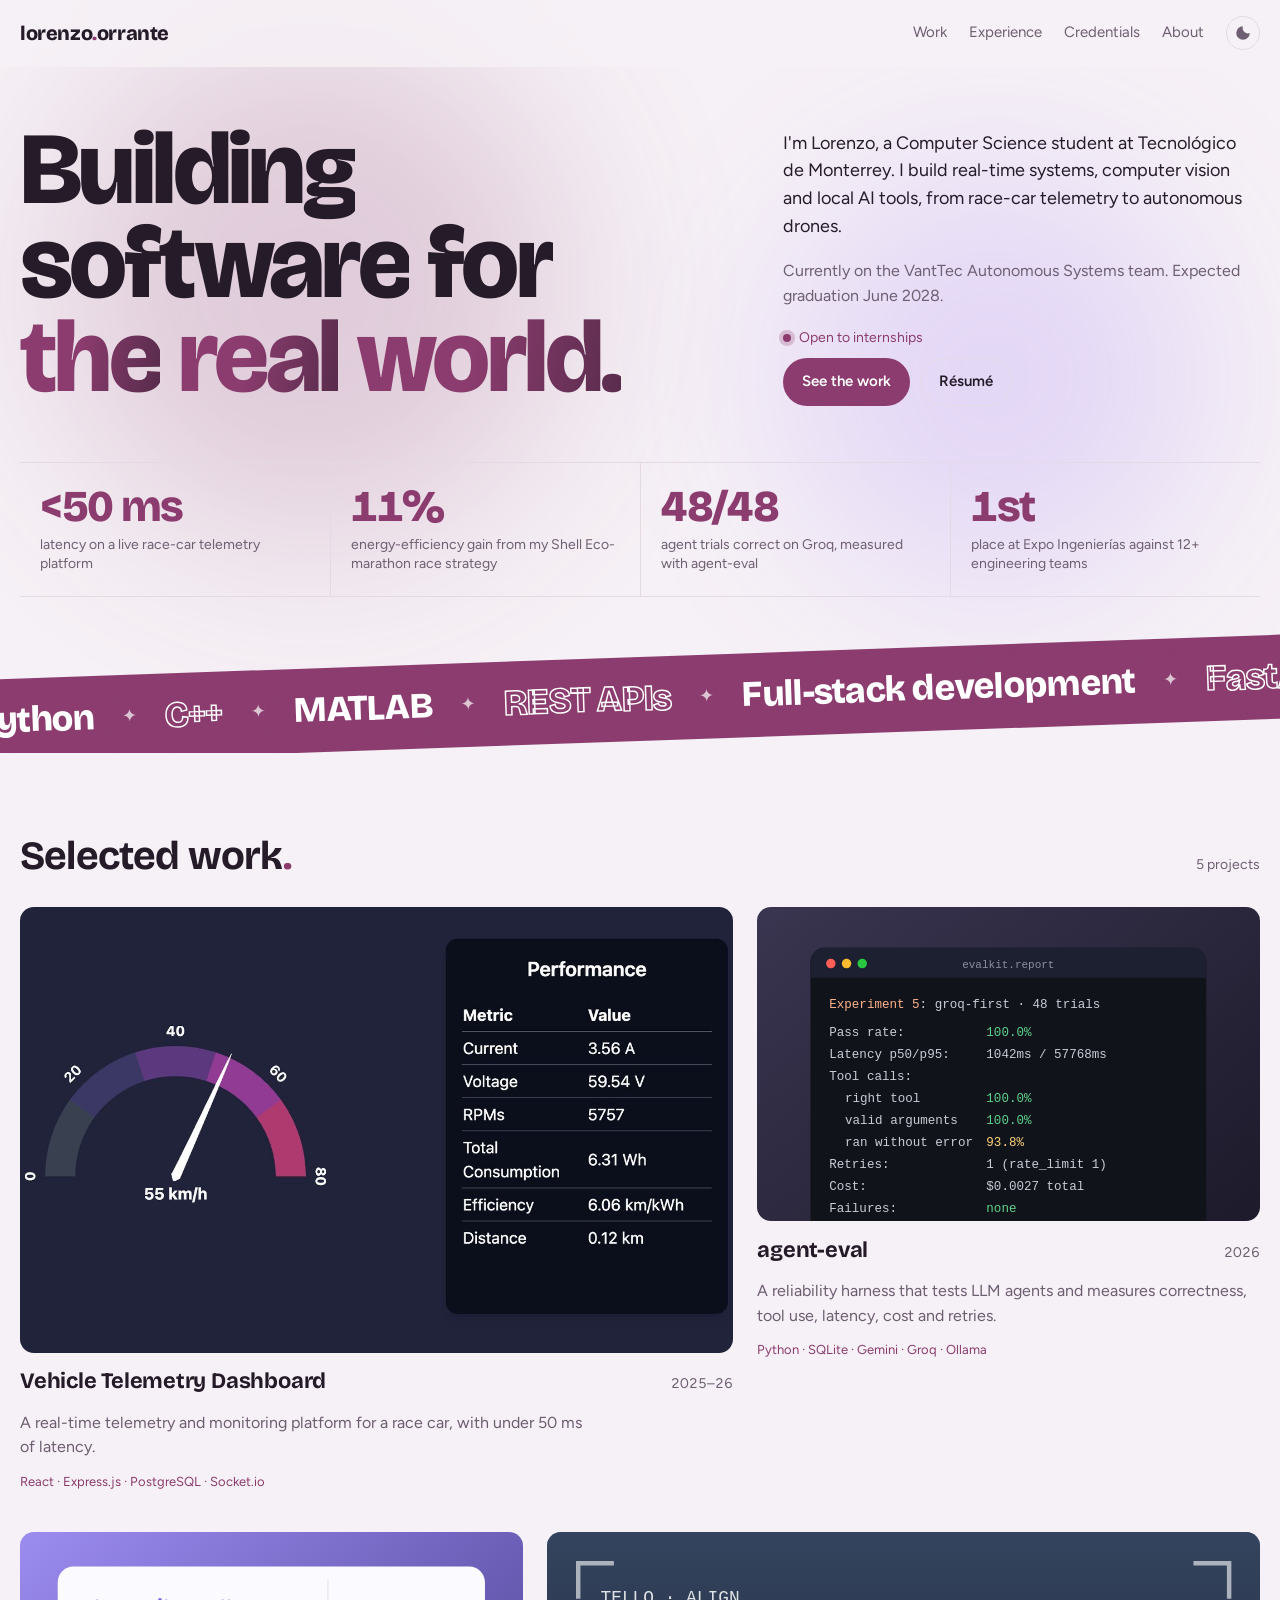
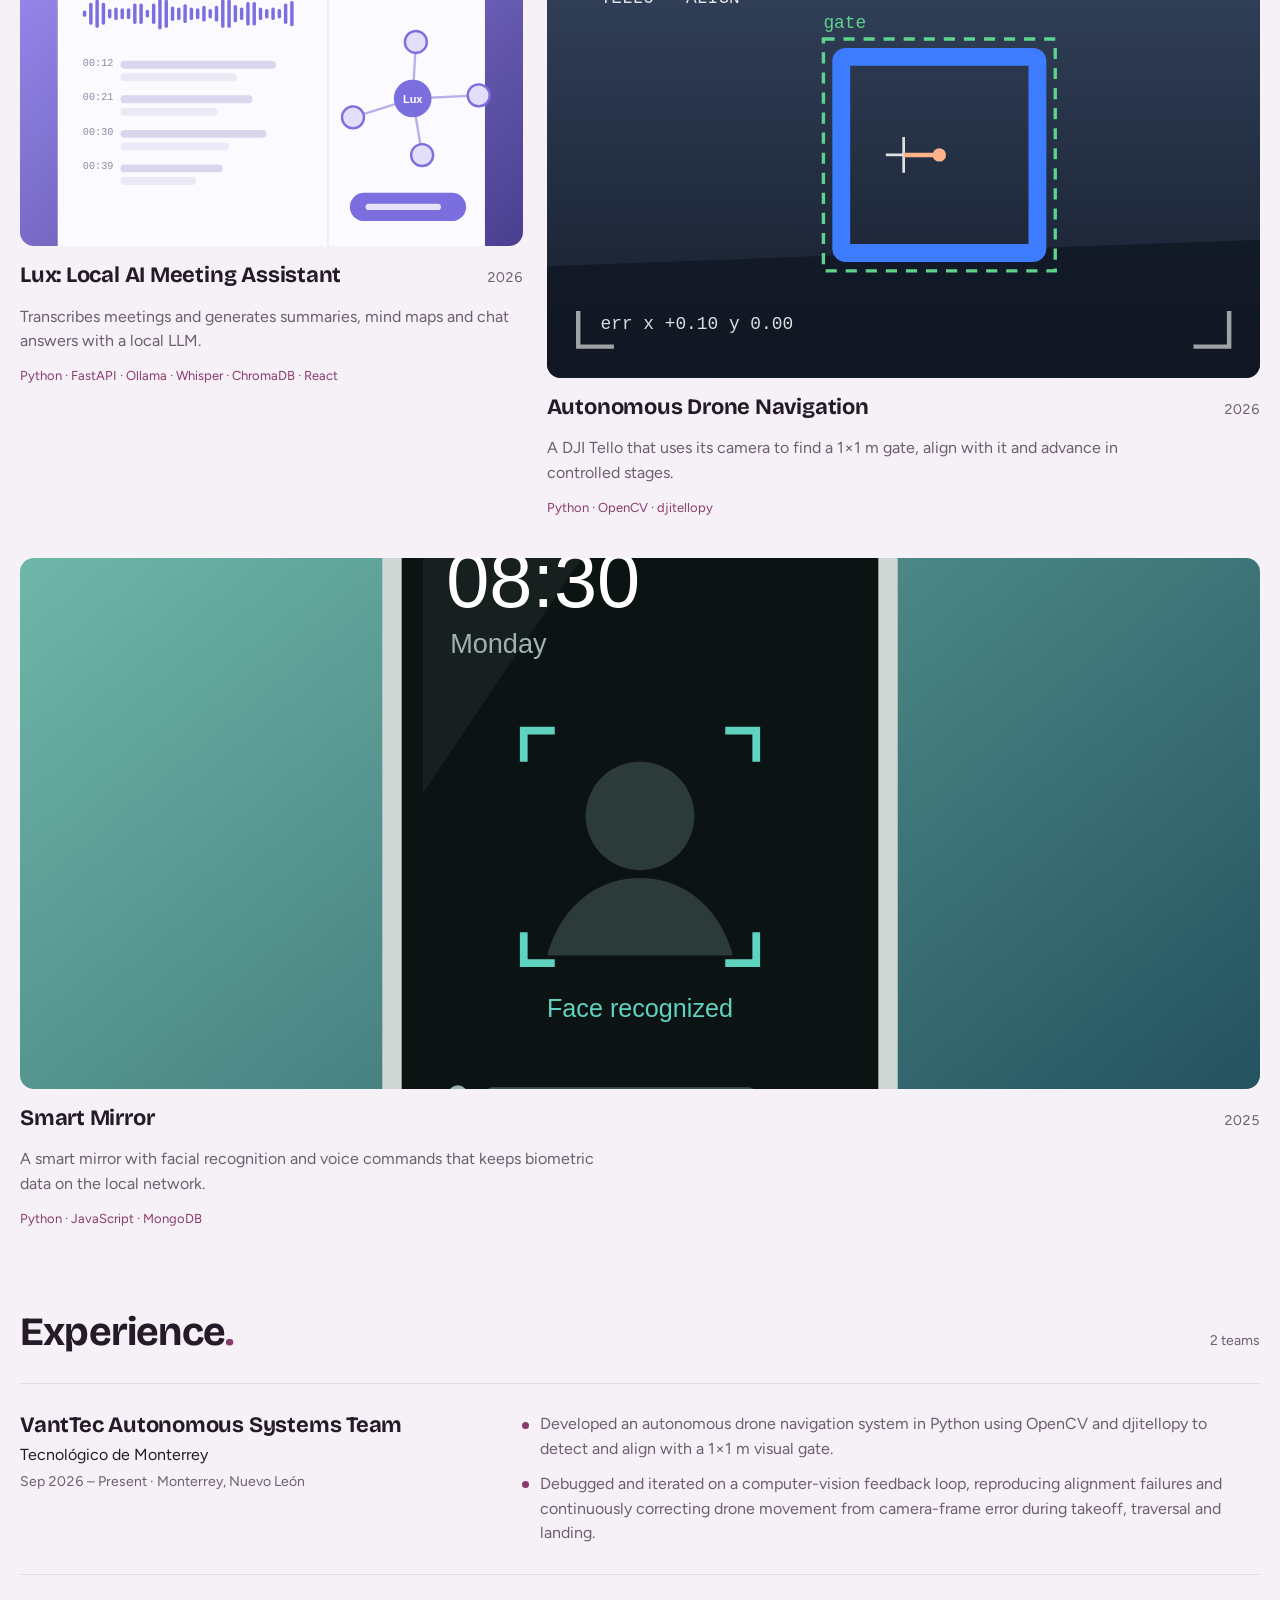
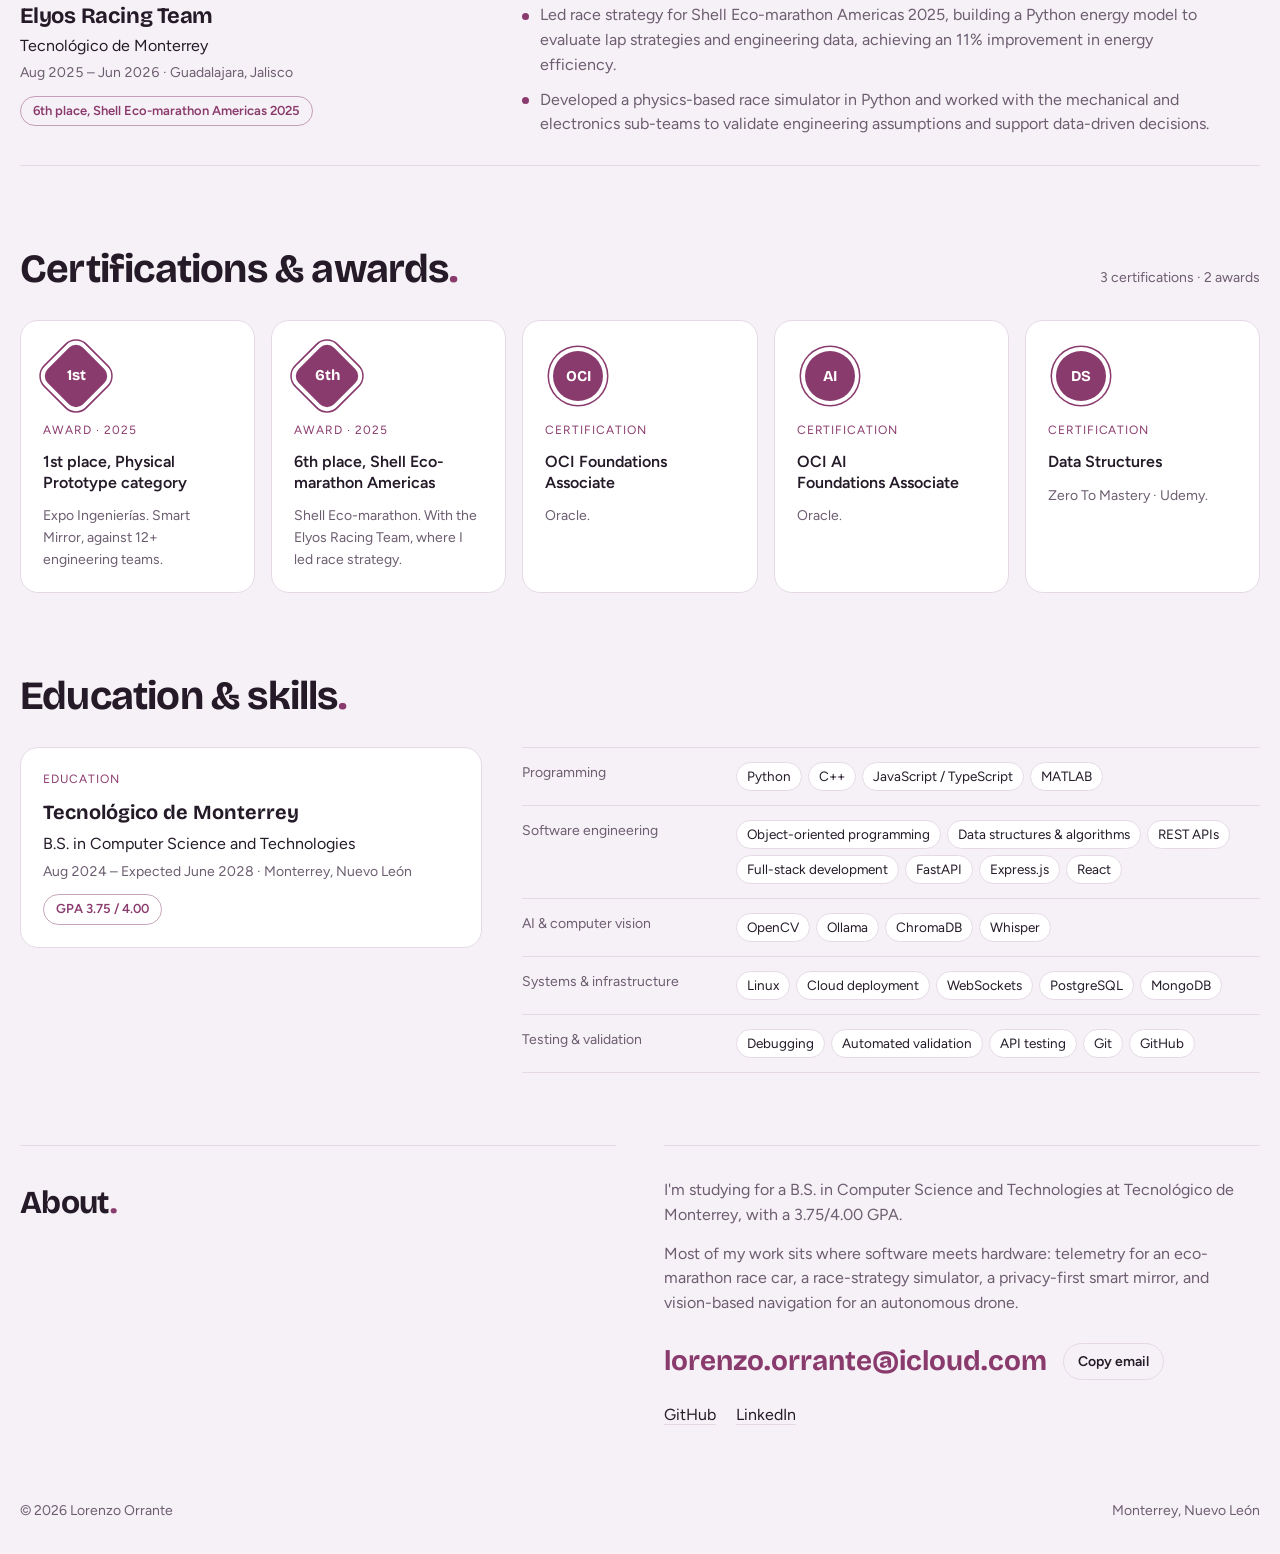
<file: index.html>
<!doctype html>
<html lang="en">
<head>
  <meta charset="utf-8">
  <meta name="viewport" content="width=device-width, initial-scale=1, viewport-fit=cover">
  <title>Lorenzo Orrante · Portfolio</title>
  <meta name="description" content="Lorenzo Orrante, Computer Science student at Tecnológico de Monterrey. Real-time systems, computer vision and local AI: race-car telemetry, autonomous drones, LLM agent evaluation.">
  <meta name="author" content="Lorenzo Orrante">
  <meta name="theme-color" content="#1b1520">
  <link rel="canonical" href="https://zeustucz.github.io/">
  <link rel="icon" href="assets/favicon.svg" type="image/svg+xml">

  <!-- How the link looks when shared on LinkedIn, WhatsApp, Slack, etc. -->
  <meta property="og:type" content="website">
  <meta property="og:url" content="https://zeustucz.github.io/">
  <meta property="og:title" content="Lorenzo Orrante · Portfolio">
  <meta property="og:description" content="Real-time systems, computer vision and local AI. Projects, experience, certifications and awards.">
  <meta property="og:image" content="https://zeustucz.github.io/assets/og-image.png">
  <meta property="og:image:width" content="1200">
  <meta property="og:image:height" content="630">
  <meta name="twitter:card" content="summary_large_image">

  <script type="application/ld+json">
  {
    "@context": "https://schema.org",
    "@type": "Person",
    "name": "Lorenzo Orrante",
    "url": "https://zeustucz.github.io/",
    "jobTitle": "Computer Science student",
    "alumniOf": { "@type": "CollegeOrUniversity", "name": "Tecnológico de Monterrey" },
    "sameAs": ["https://github.com/ZeusTucZ", "https://www.linkedin.com/in/lorenzo-orrante-rom%C3%A1n-75b146359/"]
  }
  </script>

  <link rel="preconnect" href="https://fonts.googleapis.com">
  <link rel="preconnect" href="https://fonts.gstatic.com" crossorigin>
  <link rel="stylesheet" href="https://fonts.googleapis.com/css2?family=Bricolage+Grotesque:opsz,wght@12..96,500;12..96,700;12..96,800&family=Figtree:wght@400;500;600&display=swap">
  <link rel="stylesheet" href="css/styles.css">
  <link rel="stylesheet" href="css/fx.css">
  <script>
    // Apply the saved theme before the page paints, so there is no flash.
    try { var t = localStorage.getItem('theme'); if (t === 'light' || t === 'dark') document.documentElement.dataset.theme = t; } catch (e) {}
  </script>
</head>
<body>
  <a class="skip" href="#work">Skip to work</a>

  <header class="site-head" id="site-head">
   <div class="top gutter">
    <a class="mark" href="#top" id="mark"></a>
    <nav aria-label="Sections">
      <a href="#work">Work</a>
      <a href="#experience">Experience</a>
      <a href="#credentials">Credentials</a>
      <a href="#about">About</a>
      <button class="theme-toggle" id="theme-toggle" type="button" aria-label="Switch color theme">
        <svg viewBox="0 0 24 24" width="18" height="18" aria-hidden="true"><path fill="currentColor" d="M12 3a9 9 0 1 0 9 9 7 7 0 0 1-9-9z"/></svg>
      </button>
    </nav>
   </div>
   <div class="progress" id="progress" aria-hidden="true"></div>
  </header>

  <main id="top">
    <div class="hero-glow" aria-hidden="true"><i></i><i></i></div>
    <canvas class="field" id="field" aria-hidden="true"></canvas>
    <section class="hero gutter">
      <h1 id="headline"></h1>
      <div class="side">
        <p class="lead" id="intro"></p>
        <p id="sub-intro"></p>
        <div class="btns" id="hero-buttons"></div>
      </div>
    </section>

    <section class="highlights gutter" aria-label="Highlights">
      <ul id="highlights"></ul>
    </section>

    <div class="ticker-wrap" aria-hidden="true"><div class="ticker" id="ticker"></div></div>

    <section class="section gutter" id="work" aria-labelledby="work-title">
      <div class="sec-title">
        <h2 id="work-title">Selected work</h2>
        <span id="work-count"></span>
      </div>
      <div class="filters" id="work-filters" role="group" aria-label="Filter projects by technology"></div>
      <div class="work" id="work-grid"></div>
    </section>

    <section class="section gutter" id="experience" aria-labelledby="exp-title">
      <div class="sec-title">
        <h2 id="exp-title">Experience</h2>
        <span id="exp-count"></span>
      </div>
      <div class="exp" id="exp-list"></div>
    </section>

    <section class="section gutter" id="credentials" aria-labelledby="cred-title">
      <div class="sec-title">
        <h2 id="cred-title">Certifications &amp; awards</h2>
        <span id="cred-count"></span>
      </div>
      <div class="shelf" id="shelf"></div>
    </section>

    <section class="section gutter" id="skills" aria-labelledby="skills-title">
      <div class="sec-title">
        <h2 id="skills-title">Education &amp; skills</h2>
      </div>
      <div class="skills-grid">
        <div class="edu" id="edu-list"></div>
        <dl class="skills" id="skills-list"></dl>
      </div>
    </section>

    <section class="section gutter about" id="about" aria-labelledby="about-title">
      <h2 id="about-title">About</h2>
      <div>
        <div class="about-text" id="about-text"></div>
        <div class="contact">
          <span class="mail" id="email"></span>
          <button class="btn ghost small" type="button" id="copy-email">Copy email</button>
        </div>
        <ul class="social" id="social"></ul>
      </div>
    </section>
  </main>

  <footer class="gutter">
    <span id="footer-name"></span>
    <span id="footer-year"></span>
  </footer>

  <dialog id="detail" aria-labelledby="detail-title">
    <button class="close" type="button" id="detail-close" aria-label="Close">×</button>
    <div id="detail-body"></div>
  </dialog>

  <!-- Your content lives in js/content.js. Edit that file to add projects, certifications and awards. -->
  <script src="js/content.js"></script>
  <script src="js/main.js"></script>
  <script src="js/fx.js"></script>
</body>
</html>
</file>
<file: css/styles.css>
/* Studio: dark-first, work-forward portfolio. Aubergine ground, peach light; light variant in plum. */
:root {
  --bg: #1b1520;
  --panel: #261d2c;
  --fg: #f3ecf3;
  --muted: #b3a5b6;
  --line: #3a2f41;
  --accent: #ffb38a;
  --on-accent: #2a1a14;
  --shadow: rgba(0, 0, 0, .45);

  --display: "Bricolage Grotesque", "Arial Narrow", Arial, sans-serif;
  --body: "Figtree", "Segoe UI", system-ui, sans-serif;
  color-scheme: dark;
}
@media (prefers-color-scheme: light) {
  :root:not([data-theme="dark"]) {
    --bg: #f6f1f6; --panel: #ffffff; --fg: #241a28; --muted: #6c5d70; --line: #e4d9e5;
    --accent: #8a3b6d; --on-accent: #ffffff; --shadow: rgba(60, 20, 60, .18);
    color-scheme: light;
  }
}
:root[data-theme="light"] {
  --bg: #f6f1f6; --panel: #ffffff; --fg: #241a28; --muted: #6c5d70; --line: #e4d9e5;
  --accent: #8a3b6d; --on-accent: #ffffff; --shadow: rgba(60, 20, 60, .18);
  color-scheme: light;
}

* { box-sizing: border-box; }
html { scroll-behavior: smooth; }
@media (prefers-reduced-motion: reduce) { html { scroll-behavior: auto; } }
body {
  margin: 0;
  background: var(--bg);
  color: var(--fg);
  font-family: var(--body);
  font-size: 16px;
  line-height: 1.55;
  padding-top: env(safe-area-inset-top, 0px);
  padding-bottom: env(safe-area-inset-bottom, 0px);
}
img { max-width: 100%; display: block; }
a { color: inherit; }
h1, h2, h3 { margin: 0; text-wrap: balance; }
p { margin: 0; }
ul { margin: 0; padding: 0; list-style: none; }
:focus-visible { outline: 2px solid var(--accent); outline-offset: 3px; border-radius: 4px; }

.gutter {
  padding-left: max(20px, env(safe-area-inset-left, 0px));
  padding-right: max(20px, env(safe-area-inset-right, 0px));
  max-width: 1280px;
  margin-left: auto;
  margin-right: auto;
}
.skip { position: absolute; left: -9999px; }
.skip:focus { left: 16px; top: 16px; background: var(--accent); color: var(--on-accent); padding: 8px 12px; border-radius: 8px; z-index: 20; }

/* Header: sticks to the top, gains a hairline and blur once the page scrolls */
body::before { content: ""; position: fixed; inset: 0 0 auto; height: env(safe-area-inset-top, 0px); z-index: 11; background: var(--bg); }
.site-head { position: sticky; top: env(safe-area-inset-top, 0px); z-index: 10; background: color-mix(in srgb, var(--bg) 84%, transparent); -webkit-backdrop-filter: blur(12px); backdrop-filter: blur(12px); border-bottom: 1px solid transparent; transition: border-color .2s ease; }
.site-head.scrolled { border-bottom-color: var(--line); }
section[id], main[id] { scroll-margin-top: 84px; }
.top { display: flex; justify-content: space-between; align-items: center; gap: 12px 16px; flex-wrap: wrap; padding-block: 16px; }
.top nav a { position: relative; }
.top nav a[aria-current="true"] { color: var(--fg); }
.top nav a[aria-current="true"]::after { content: ""; position: absolute; left: 0; right: 0; bottom: -6px; height: 2px; border-radius: 2px; background: var(--accent); }
.mark { font-family: var(--display); font-weight: 800; font-size: 20px; letter-spacing: -0.02em; text-decoration: none; }
.mark i { font-style: normal; color: var(--accent); }
.top nav { display: flex; gap: 22px; align-items: center; flex-wrap: wrap; font-size: 15px; }
.top nav a { text-decoration: none; color: var(--muted); }
.top nav a:hover { color: var(--fg); }
.theme-toggle { background: none; border: 1px solid var(--line); color: var(--muted); width: 34px; height: 34px; border-radius: 50%; display: grid; place-items: center; cursor: pointer; }
.theme-toggle:hover { color: var(--fg); }

/* Hero */
.hero { display: grid; grid-template-columns: minmax(0, 1.5fr) minmax(0, 1fr); gap: 48px; align-items: end; padding-block: 56px 24px; }
.hero h1 { font-family: var(--display); font-weight: 800; font-size: clamp(44px, 8vw, 104px); line-height: .92; letter-spacing: -0.035em; }
.hero h1 span { color: var(--accent); }
.side { display: grid; gap: 18px; color: var(--muted); max-width: 46ch; }
.side .lead { color: var(--fg); font-size: 18px; }
@keyframes rise { from { transform: translateY(18px); } }
.hero h1, .hero .side { animation: rise .8s cubic-bezier(.2, .7, .2, 1) both; }
.hero .side { animation-delay: .08s; }

/* Highlights: real numbers from the projects, each one opens its source */
.highlights ul { display: grid; grid-template-columns: repeat(4, minmax(0, 1fr)); border-top: 1px solid var(--line); border-bottom: 1px solid var(--line); margin-top: 32px; }
.highlights li { min-width: 0; }
.highlights li + li { border-left: 1px solid var(--line); }
.highlights button, .highlights a, .highlights li > div { display: grid; gap: 6px; align-content: start; width: 100%; height: 100%; padding: 22px 20px; text-align: left; font: inherit; color: inherit; background: none; border: 0; text-decoration: none; }
.highlights button, .highlights a { cursor: pointer; transition: background-color .2s ease; }
.highlights button:hover, .highlights a:hover { background: color-mix(in srgb, var(--accent) 8%, transparent); }
.highlights b { font-family: var(--display); font-weight: 800; font-size: clamp(30px, 3.6vw, 44px); line-height: 1; letter-spacing: -0.03em; color: var(--accent); font-variant-numeric: tabular-nums; }
.highlights span { color: var(--muted); font-size: 14px; line-height: 1.4; }
.status { display: inline-flex; align-items: center; gap: 8px; font-size: 14px; color: var(--accent); }
.status::before { content: ""; width: 8px; height: 8px; border-radius: 50%; background: currentColor; box-shadow: 0 0 0 4px color-mix(in srgb, var(--accent) 25%, transparent); }

.btns { display: flex; gap: 10px; flex-wrap: wrap; }
.btn { display: inline-block; padding: 11px 18px; border-radius: 99px; text-decoration: none; font: inherit; font-weight: 600; font-size: 15px; cursor: pointer; border: 1px solid transparent; }
.btn.primary { background: var(--accent); color: var(--on-accent); }
.btn.ghost { border-color: var(--line); color: var(--fg); background: transparent; }
.btn.ghost:hover { border-color: var(--muted); }
.btn.small { padding: 7px 14px; font-size: 14px; }

/* Sections */
.section { padding-block: 72px 0; }
.sec-title { display: flex; justify-content: space-between; align-items: baseline; gap: 16px; margin-bottom: 20px; flex-wrap: wrap; }
.sec-title h2 { font-family: var(--display); font-weight: 700; font-size: clamp(28px, 4vw, 40px); letter-spacing: -0.02em; }
.sec-title span { color: var(--muted); font-size: 14px; }

.filters { display: flex; flex-wrap: wrap; gap: 8px; margin-bottom: 24px; }
.filters:empty { display: none; }
.filters button { font: inherit; font-size: 14px; padding: 6px 14px; border-radius: 99px; border: 1px solid var(--line); background: transparent; color: var(--muted); cursor: pointer; }
.filters button:hover { color: var(--fg); }
.filters button[aria-pressed="true"] { background: var(--fg); color: var(--bg); border-color: var(--fg); }

/* Work grid: alternating wide/narrow pairs */
.work { display: grid; grid-template-columns: repeat(12, minmax(0, 1fr)); gap: 40px 24px; }
.case { grid-column: span 6; display: grid; gap: 12px; align-content: start; text-align: left; font: inherit; color: inherit; background: none; border: 0; padding: 0; cursor: pointer; }
.case.wide { grid-column: span 7; }
.case.narrow { grid-column: span 5; }
.case.full { grid-column: span 12; }
.case.full .thumb { aspect-ratio: 21 / 9; }
.thumb { aspect-ratio: 16 / 10; max-width: 100%; border-radius: 14px; position: relative; overflow: hidden; transition: transform .35s ease, box-shadow .35s ease; background: var(--panel); }
.case:hover .thumb, .case:focus-visible .thumb { transform: translateY(-4px); box-shadow: 0 18px 40px var(--shadow); }
.thumb img { width: 100%; height: 100%; object-fit: cover; }
.thumb .art { position: absolute; inset: 0; width: 100%; height: 100%; display: block; }
.pager { display: flex; justify-content: space-between; gap: 10px; flex-wrap: wrap; border-top: 1px solid var(--line); padding-top: 18px; }
.pager .btn { max-width: 100%; overflow: hidden; text-overflow: ellipsis; white-space: nowrap; }
.thumb .screen { position: absolute; left: 10%; right: 10%; top: 14%; bottom: -6%; border-radius: 10px 10px 0 0; background: rgba(255, 255, 255, .92); box-shadow: 0 20px 40px rgba(0, 0, 0, .25); padding: 16px; display: grid; gap: 9px; align-content: start; }
.thumb .screen i { display: block; height: 8px; border-radius: 4px; background: rgba(20, 20, 40, .14); }
.thumb .screen i.hl { background: rgba(20, 20, 40, .55); width: 40%; height: 10px; }
.thumb .screen .bars { display: flex; align-items: end; gap: 6px; height: 64px; margin-top: 6px; }
.thumb .screen .bars i { flex: 1; height: var(--h); background: rgba(20, 20, 40, .22); border-radius: 3px; }
.thumb .screen .tiles { display: grid; grid-template-columns: repeat(3, 1fr); gap: 8px; margin-top: 6px; }
.thumb .screen .tiles i { height: 42px; border-radius: 6px; }
.case .meta { display: flex; justify-content: space-between; gap: 12px; align-items: baseline; }
.case h3 { font-family: var(--display); font-weight: 700; font-size: 22px; letter-spacing: -0.01em; }
.case:hover h3 { color: var(--accent); }
.case .yr { color: var(--muted); font-size: 14px; font-variant-numeric: tabular-nums; }
.case p { color: var(--muted); max-width: 58ch; }
.case .stack { font-size: 13px; color: var(--accent); }

/* Credentials shelf */
.shelf { display: grid; grid-template-columns: repeat(auto-fill, minmax(230px, 1fr)); gap: 16px; }
.badge { background: var(--panel); border: 1px solid var(--line); border-radius: 18px; padding: 22px; display: grid; gap: 12px; align-content: start; text-align: left; font: inherit; color: inherit; cursor: pointer; transition: border-color .2s ease; }
.badge:hover { border-color: var(--accent); }
.medal { width: 58px; height: 58px; border-radius: 50%; display: grid; place-items: center; font-family: var(--display); font-weight: 800; font-size: 15px; color: var(--on-accent); background: var(--accent); box-shadow: inset 0 0 0 4px var(--panel), 0 0 0 1.5px var(--accent); margin: 4px; }
.medal.award { border-radius: 14px; transform: rotate(45deg); }
.medal.award b { transform: rotate(-45deg); }
.badge h3 { font-weight: 600; font-size: 16px; line-height: 1.3; }
.badge .k { font-size: 12px; letter-spacing: .08em; text-transform: uppercase; color: var(--accent); }
.badge p { color: var(--muted); font-size: 14px; }

/* Experience */
.exp { border-top: 1px solid var(--line); }
.job { display: grid; grid-template-columns: minmax(0, 1fr) minmax(0, 1.6fr); gap: 16px 40px; padding-block: 28px; border-bottom: 1px solid var(--line); }
.job-head { display: grid; gap: 4px; align-content: start; }
.job h3 { font-family: var(--display); font-weight: 700; font-size: 22px; letter-spacing: -0.01em; line-height: 1.2; }
.job .org { color: var(--fg); }
.when { color: var(--muted); font-size: 14px; font-variant-numeric: tabular-nums; }
.pill { justify-self: start; margin-top: 8px; font-size: 13px; font-weight: 600; padding: 4px 12px; border-radius: 99px; color: var(--accent); border: 1px solid color-mix(in srgb, var(--accent) 45%, transparent); }
.results { display: grid; gap: 10px; }
.results li { padding-left: 18px; position: relative; color: var(--muted); max-width: 70ch; }
.results li::before { content: ""; position: absolute; left: 0; top: .6em; width: 7px; height: 7px; border-radius: 50%; background: var(--accent); }

/* Education & skills */
.skills-grid { display: grid; grid-template-columns: minmax(0, 1fr) minmax(0, 1.6fr); gap: 24px 40px; }
.edu-item { background: var(--panel); border: 1px solid var(--line); border-radius: 18px; padding: 22px; display: grid; gap: 4px; align-content: start; }
.edu-item .k { font-size: 12px; letter-spacing: .08em; text-transform: uppercase; color: var(--accent); margin-bottom: 4px; }
.edu-item h3 { font-family: var(--display); font-weight: 700; font-size: 20px; }
.skills { margin: 0; display: grid; border-top: 1px solid var(--line); }
.skills > div { display: grid; grid-template-columns: 190px minmax(0, 1fr); gap: 8px 24px; padding-block: 14px; border-bottom: 1px solid var(--line); }
.skills dt { color: var(--muted); font-size: 14px; }
.skills dd { margin: 0; display: flex; flex-wrap: wrap; gap: 6px; }
.skills dd span { font-size: 13.5px; padding: 3px 10px; border-radius: 99px; background: var(--panel); border: 1px solid var(--line); }

/* About */
.about { display: grid; grid-template-columns: minmax(0, 1fr) minmax(0, 1fr); gap: 48px; }
.about h2 { font-family: var(--display); font-weight: 700; font-size: 32px; letter-spacing: -0.02em; border-top: 1px solid var(--line); padding-top: 32px; }
.about > div { border-top: 1px solid var(--line); padding-top: 32px; }
.about-text { display: grid; gap: 14px; color: var(--muted); max-width: 60ch; }
.contact { margin-top: 24px; display: flex; flex-wrap: wrap; gap: 12px 16px; align-items: center; }
.mail { font-family: var(--display); font-weight: 700; font-size: clamp(20px, 3vw, 28px); color: var(--accent); overflow-wrap: anywhere; user-select: all; }
.social { margin-top: 20px; display: flex; flex-wrap: wrap; gap: 8px 20px; }
.social a { color: var(--fg); text-decoration: none; border-bottom: 1px solid var(--line); }
.social a:hover { border-color: var(--accent); }

footer { display: flex; justify-content: space-between; gap: 16px; flex-wrap: wrap; color: var(--muted); font-size: 14px; padding-block: 72px 32px; }

.empty { grid-column: 1 / -1; color: var(--muted); border: 1px dashed var(--line); border-radius: 14px; padding: 28px; }

/* Detail dialog */
dialog { width: min(780px, calc(100vw - 32px)); max-height: calc(100vh - 48px); border: 1px solid var(--line); border-radius: 18px; background: var(--panel); color: var(--fg); padding: 0; }
dialog::backdrop { background: rgba(10, 6, 12, .6); backdrop-filter: blur(3px); }
dialog .close { position: absolute; top: 12px; right: 12px; z-index: 2; width: 36px; height: 36px; border-radius: 50%; border: 1px solid var(--line); background: var(--panel); color: var(--fg); font-size: 22px; line-height: 1; cursor: pointer; }
.detail { display: grid; gap: 22px; padding: 28px; }
.detail .thumb { border-radius: 12px; }
.detail .k { font-size: 12px; letter-spacing: .08em; text-transform: uppercase; color: var(--accent); }
.detail h2 { font-family: var(--display); font-weight: 800; font-size: clamp(28px, 4vw, 38px); letter-spacing: -0.02em; line-height: 1.05; padding-right: 40px; }
.detail .summary { font-size: 18px; color: var(--fg); }
.detail dl { display: grid; grid-template-columns: repeat(auto-fit, minmax(150px, 1fr)); gap: 14px; margin: 0; padding: 16px 0; border-top: 1px solid var(--line); border-bottom: 1px solid var(--line); }
.detail dt { font-size: 12px; letter-spacing: .06em; text-transform: uppercase; color: var(--muted); }
.detail dd { margin: 2px 0 0; overflow-wrap: anywhere; }
.detail h3 { font-family: var(--display); font-weight: 700; font-size: 18px; margin-bottom: 6px; }
.detail .block p { color: var(--muted); }
.detail .results { display: grid; gap: 8px; }
.detail .results li { padding-left: 18px; position: relative; color: var(--fg); }
.detail .results li::before { content: ""; position: absolute; left: 0; top: .6em; width: 8px; height: 8px; border-radius: 50%; background: var(--accent); }
.detail .gallery { display: grid; grid-template-columns: repeat(auto-fit, minmax(220px, 1fr)); gap: 12px; }
.detail .gallery img { border-radius: 10px; border: 1px solid var(--line); }
.detail .doc { border-radius: 12px; border: 1px solid var(--line); background: var(--bg); }

@media (max-width: 860px) {
  .hero, .about, .job, .skills-grid { grid-template-columns: minmax(0, 1fr); gap: 28px; }
  .highlights ul { grid-template-columns: repeat(2, minmax(0, 1fr)); }
  .highlights li:nth-child(3) { border-left: 0; }
  .highlights li:nth-child(n+3) { border-top: 1px solid var(--line); }
  .highlights button, .highlights a, .highlights li > div { padding: 18px 14px; }
  .top nav { gap: 14px; font-size: 14px; }  .job { gap: 14px; }
  .skills > div { grid-template-columns: minmax(0, 1fr); }
  .about { gap: 0; }
  .about > div { border-top: 0; padding-top: 16px; }
  .case, .case.wide, .case.narrow, .case.full { grid-column: span 12; }
  .case.full .thumb { aspect-ratio: 16 / 10; }
  .section { padding-block: 56px 0; }
  .detail { padding: 22px; }
}
@media (prefers-reduced-motion: reduce) {
  .thumb, .badge, .site-head, .highlights button, .highlights a { transition: none; }
  .hero h1, .hero .side { animation: none; }
}
</file>
<file: css/fx.css>
/* ======================================================================
   Motion & interaction layer for js/fx.js. Decorative: all of it is off
   under prefers-reduced-motion, and the page reads the same without it.
   ====================================================================== */
main { position: relative; isolation: isolate; }
main > section, main > .ticker-wrap { position: relative; z-index: 1; }

/* Interactive dot field + soft glow behind the hero */
.field { position: absolute; left: 0; top: 0; width: 100%; height: 640px; z-index: 0; pointer-events: none;
  -webkit-mask-image: linear-gradient(to bottom, #000 55%, transparent); mask-image: linear-gradient(to bottom, #000 55%, transparent); }
.hero-glow { position: absolute; inset: -120px 0 auto; height: 760px; z-index: -1; pointer-events: none; overflow: hidden; transition: transform 1.2s cubic-bezier(.2, .8, .2, 1); }
.hero-glow i { position: absolute; border-radius: 50%; filter: blur(90px); opacity: .5; }
.hero-glow i:first-child { width: 520px; height: 520px; left: 4%; top: 80px; background: color-mix(in srgb, var(--accent) 40%, transparent); animation: drift 18s ease-in-out infinite alternate; }
.hero-glow i:last-child { width: 420px; height: 420px; right: 6%; top: 220px; background: color-mix(in srgb, #8b5cf6 35%, transparent); animation: drift 22s ease-in-out infinite alternate-reverse; }
@keyframes drift { to { transform: translate(80px, 40px) scale(1.15); } }

/* Headline: each word rises out of its own line; the accent line shimmers */
.hero h1.split { animation: none; }
.hero h1 .w, .hero h1 .wi { color: inherit; }
.hero h1 .w { display: inline-block; overflow: hidden; vertical-align: top; padding-bottom: .1em; margin-bottom: -.1em; }
.hero h1 .wi { display: inline-block; animation: word-up 1s cubic-bezier(.16, 1, .3, 1) both; animation-delay: calc(var(--i) * 70ms + 120ms); }
@keyframes word-up { from { transform: translateY(108%) rotate(4deg); } }
.hero h1 > span:not(.w) .wi {
  background: linear-gradient(100deg, var(--accent) 20%, color-mix(in srgb, var(--accent) 45%, var(--fg)) 50%, var(--accent) 80%);
  background-size: 220% 100%;
  -webkit-background-clip: text; background-clip: text; color: transparent;
  animation: word-up 1s cubic-bezier(.16, 1, .3, 1) both, shimmer 5s linear 1.4s infinite;
  animation-delay: calc(var(--i) * 70ms + 120ms), 1.4s;
}
@keyframes shimmer { from { background-position: 110% 0; } to { background-position: -110% 0; } }

/* Project cards: 3D tilt, glare that follows the cursor, inner parallax */
.case .thumb { transform: perspective(1000px) rotateX(var(--rx, 0deg)) rotateY(var(--ry, 0deg)) translateY(var(--lift, 0px)); transition: transform .6s cubic-bezier(.2, .8, .2, 1), box-shadow .5s ease; }
.case:hover .thumb, .case:focus-visible .thumb { --lift: -6px; transform: perspective(1000px) rotateX(var(--rx, 0deg)) rotateY(var(--ry, 0deg)) translateY(var(--lift)); box-shadow: 0 28px 60px var(--shadow); }
.case.tilting .thumb { transition: transform .12s linear, box-shadow .5s ease; }
.thumb::after { content: ""; position: absolute; inset: 0; pointer-events: none; opacity: 0; transition: opacity .4s ease;
  background: radial-gradient(circle at var(--mx, 50%) var(--my, 50%), rgba(255, 255, 255, .3), transparent 45%); mix-blend-mode: soft-light; }
.case:hover .thumb::after { opacity: 1; }
.thumb .art, .thumb img, .case .thumb .screen { transition: transform .6s cubic-bezier(.2, .8, .2, 1); }
.case:hover .thumb .art, .case:hover .thumb img { transform: translate(calc(var(--px, 0) * -14px), calc(var(--py, 0) * -10px)) scale(1.05); }
.case:hover .thumb .screen { transform: translate(calc(var(--px, 0) * -14px), calc(var(--py, 0) * -10px)); }
.case h3 { transition: color .25s ease; }
.case .meta h3::after { content: " →"; display: inline-block; opacity: 0; transform: translateX(-6px); transition: opacity .3s ease, transform .3s ease; color: var(--accent); }
.case:hover .meta h3::after { opacity: 1; transform: none; }
@media (hover: hover) {
  .work:hover .case:not(:hover) { opacity: .55; filter: saturate(.75); }
}

/* Spotlight that follows the cursor on panels */
.badge, .job, .edu-item { position: relative; }
.badge::before, .job::before, .edu-item::before { content: ""; position: absolute; inset: 0; border-radius: inherit; pointer-events: none; opacity: 0; transition: opacity .3s ease;
  background: radial-gradient(260px circle at var(--sx, 50%) var(--sy, 50%), color-mix(in srgb, var(--accent) 14%, transparent), transparent 70%); }
.badge:hover::before, .job:hover::before, .edu-item:hover::before { opacity: 1; }
.badge > *, .edu-item > *, .job > * { position: relative; }
.medal { transition: transform .4s cubic-bezier(.2, .8, .2, 1); }
.badge:hover .medal { transform: rotate(-8deg) scale(1.06); }
.badge:hover .medal.award { transform: rotate(37deg) scale(1.06); }
.badge { transition: border-color .2s ease, transform .4s cubic-bezier(.2, .8, .2, 1); }
.badge:hover { transform: translateY(-4px); }

/* Magnetic buttons ease back when released; primary buttons get a sheen */
.btn, .theme-toggle { transition: transform .35s cubic-bezier(.2, .8, .2, 1), border-color .2s ease, background-color .2s ease; }
.magnet-on { transition: transform .08s linear, border-color .2s ease, background-color .2s ease; }
.btn.primary { position: relative; overflow: hidden; }
.btn.primary::after { content: ""; position: absolute; inset: 0; background: linear-gradient(110deg, transparent 30%, rgba(255, 255, 255, .35), transparent 70%); transform: translateX(-120%); transition: transform .7s ease; }
.btn.primary:hover::after { transform: translateX(120%); }

/* Section titles end with the brand dot */
.sec-title h2::after, .about h2::after { content: "."; color: var(--accent); }

/* Ticker: a tilted band of skills that scrolls forever */
.ticker-wrap { overflow: hidden; padding-block: 44px 12px; margin-top: 16px; }
.ticker { transform: rotate(-2deg); width: 104%; margin-left: -2%; background: var(--accent); color: var(--on-accent); padding-block: 14px; overflow: hidden; }
.ticker .track { display: flex; width: max-content; gap: 28px; align-items: center; animation: marquee 40s linear infinite; }
.ticker:hover .track { animation-play-state: paused; }
.ticker span { font-family: var(--display); font-weight: 800; font-size: clamp(22px, 3vw, 36px); letter-spacing: -0.02em; white-space: nowrap; }
.ticker span.o { color: transparent; -webkit-text-stroke: 1.5px var(--on-accent); }
.ticker b { font-size: 18px; opacity: .7; }
@keyframes marquee { to { transform: translateX(-50%); } }

/* Scroll reveals: content is always visible, it only slides into place */
.rv { transform: translateY(34px); transition: transform 1s cubic-bezier(.16, 1, .3, 1), opacity .4s ease, filter .4s ease, border-color .2s ease; transition-delay: var(--d, 0ms); }
.rv.in { transform: none; }
.badge.rv.in:hover { transform: translateY(-4px); transition-delay: 0ms; }

/* Scroll progress line under the header */
.progress { position: absolute; left: 0; right: 0; bottom: -1px; height: 2px; background: linear-gradient(90deg, var(--accent), color-mix(in srgb, var(--accent) 40%, #8b5cf6)); transform-origin: 0 50%; transform: scaleX(0); }

/* Dialog opens with a lift */
dialog[open] { animation: pop .45s cubic-bezier(.16, 1, .3, 1); }
dialog[open]::backdrop { animation: fade .35s ease; }
@keyframes pop { from { transform: translateY(24px) scale(.97); opacity: 0; } }
@keyframes fade { from { opacity: 0; } }

/* Theme switch spreads out in a circle from the toggle */
::view-transition-old(root), ::view-transition-new(root) { animation: none; mix-blend-mode: normal; }
::view-transition-new(root) { animation: theme-in .7s cubic-bezier(.65, 0, .35, 1); }
@keyframes theme-in { from { clip-path: circle(0 at var(--tx, 50%) var(--ty, 0)); } to { clip-path: circle(150vmax at var(--tx, 50%) var(--ty, 0)); } }

/* Film grain for depth */
.grain { position: fixed; inset: 0; z-index: 55; pointer-events: none; opacity: .06; mix-blend-mode: overlay;
  background-image: url("data:image/svg+xml,%3Csvg xmlns='http://www.w3.org/2000/svg' width='160' height='160'%3E%3Cfilter id='n'%3E%3CfeTurbulence type='fractalNoise' baseFrequency='.9' numOctaves='3' stitchTiles='stitch'/%3E%3C/filter%3E%3Crect width='100%25' height='100%25' filter='url(%23n)'/%3E%3C/svg%3E"); }

::selection { background: var(--accent); color: var(--on-accent); }

@media (max-width: 860px) {
  .hero-glow i:first-child { width: 320px; height: 320px; }
  .hero-glow i:last-child { width: 260px; height: 260px; }
  .ticker-wrap { padding-block: 30px 4px; }
}

@media (prefers-reduced-motion: reduce) {
  .hero-glow i, .ticker .track { animation: none !important; }
  .rv { transform: none; transition: none; }
  .case .thumb, .thumb .art, .thumb img, .btn, .badge, .medal { transition: none; }
  dialog[open], dialog[open]::backdrop { animation: none; }
  .ticker .track { flex-wrap: wrap; width: auto; justify-content: center; row-gap: 6px; }
  .ticker .track > :nth-child(n + 41) { display: none; }
}
</file>
